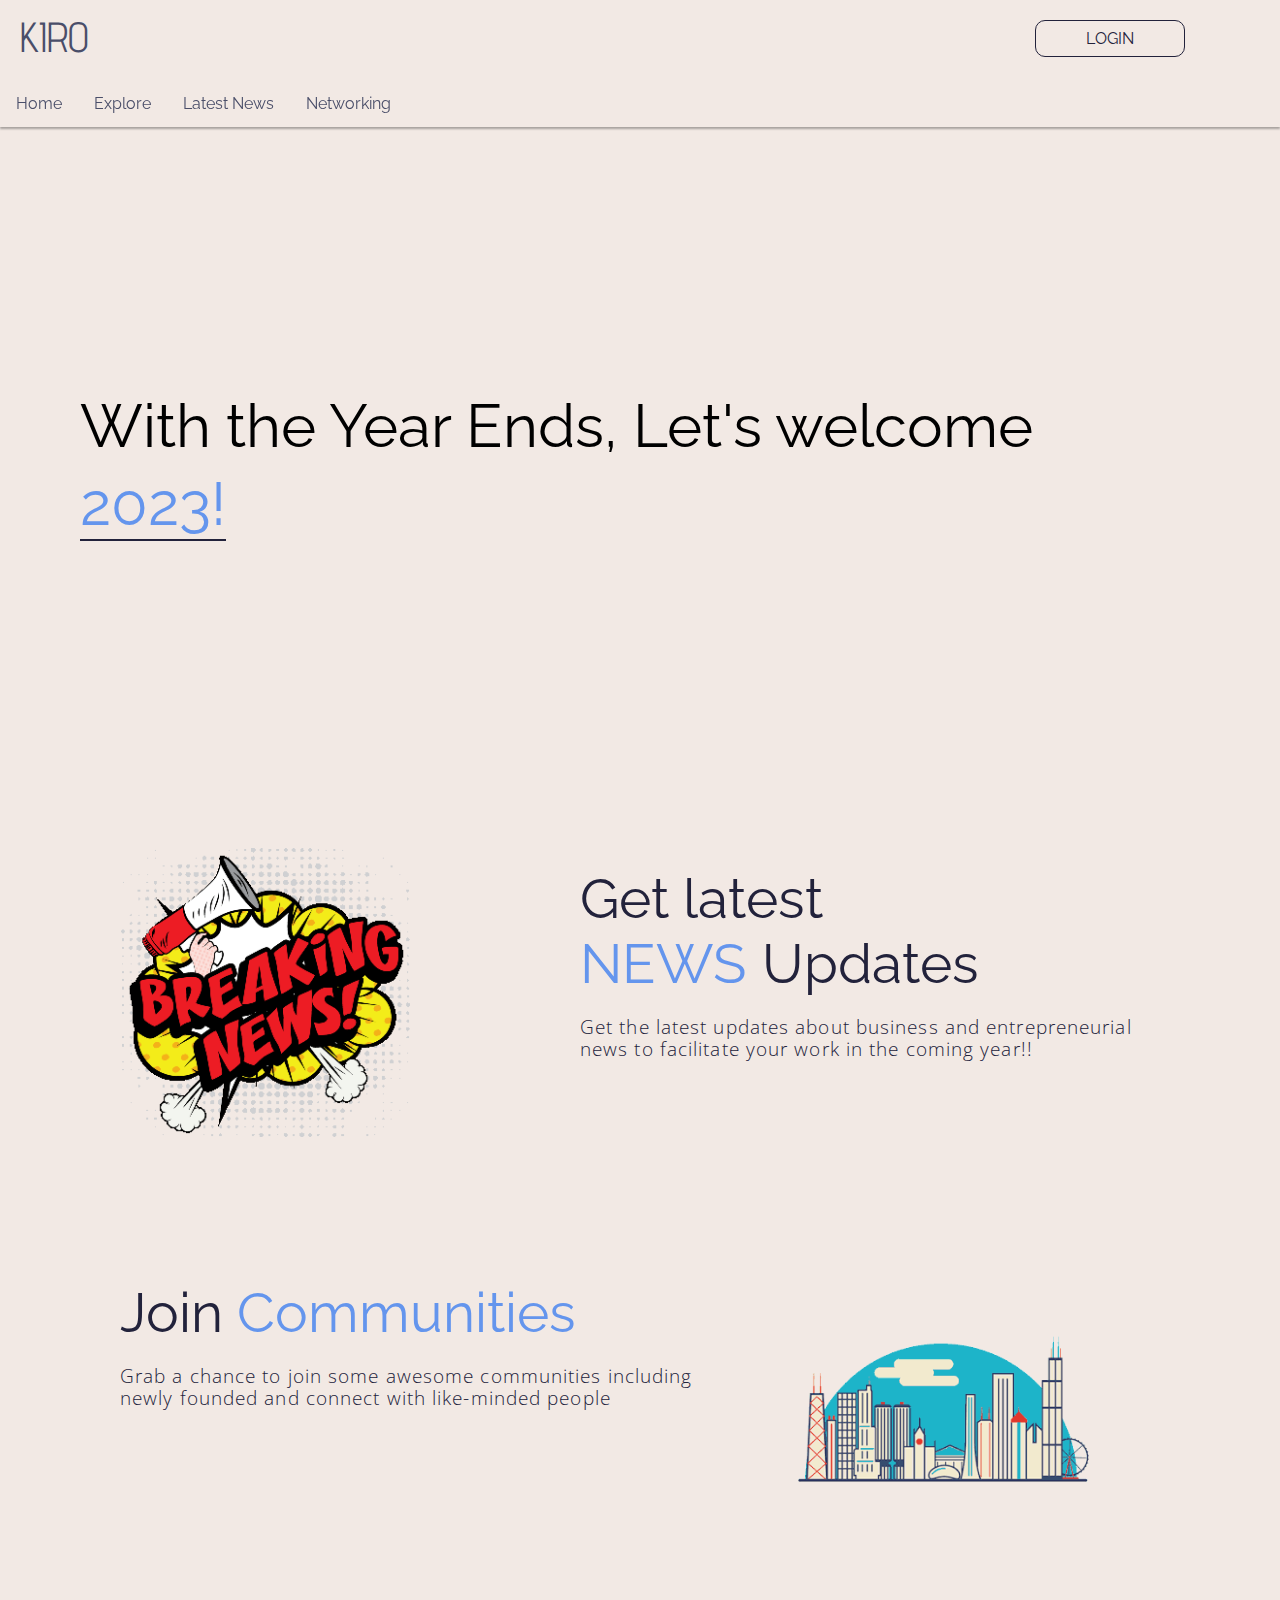
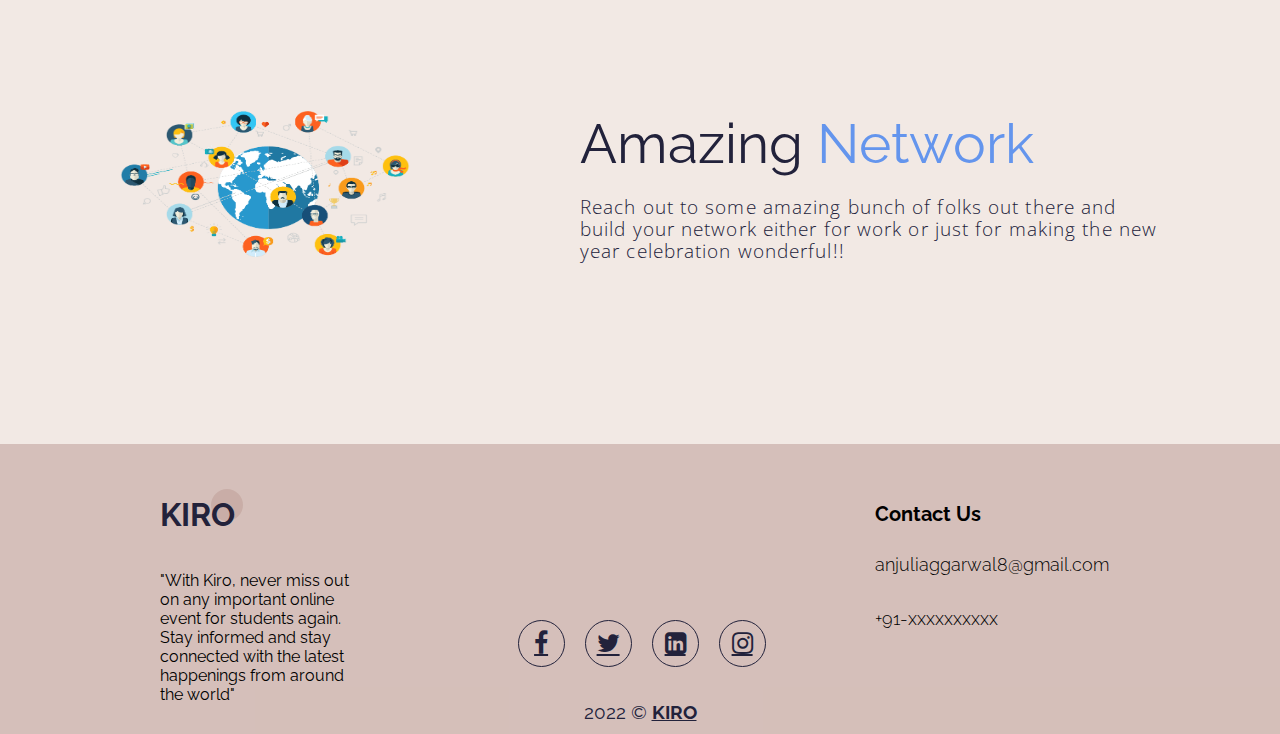
<file: hackynewyear/index.html>
<!DOCTYPE html>

<html lang="en">

<head>
    <meta charset="UTF-8">
    <link rel="apple-touch-icon" sizes="180x180" href="/apple-touch-icon.png">
    <link rel="icon" type="image/png" sizes="32x32" href="media/favicon_io/favicon-32x32.png">
    <link rel="icon" type="image/png" sizes="16x16" href="media/favicon_io/favicon-16x16.png">
    <link rel="manifest" href="/site.webmanifest">
    <link href="https://fonts.googleapis.com/css?family=Lato:100,300,600" rel="stylesheet" type="text/css">
    <link rel="stylesheet" href="https://netdna.bootstrapcdn.com/font-awesome/4.0.3/css/font-awesome.css">

    <link href="https://fonts.googleapis.com/css?family=Advent+Pro" rel="stylesheet" type="text/css">
    <link href="https://fonts.googleapis.com/css?family=Raleway" rel="stylesheet" type="text/css">
    <link href="https://fonts.googleapis.com/css?family=Open+Sans:light" rel="stylesheet" type="text/css">
    <link href="http://code.ionicframework.com/ionicons/2.0.1/css/ionicons.min.css" rel="stylesheet" type="text/css">
    <link type="text/css" rel="stylesheet" href="css/style1.css">

    <title>Kiro</title>

</head>

<body>

    <div class="top">
        <div class="name">KIRO</div>

        <!-- <a href="signup.html" class="loginBtn"><button class="gs"> Get Started</button></a> -->
        <a href="login.html" class="loginBtn"><button class="gs">Login</button></a>
    </div>
    <ul class="nav">
        <li><a class="navi" href="index.html">Home</a></li>
        <li>
            <a class="navi" href="explore.html">Explore</a>
        </li>
        <li><a class="navi" href="news.html">Latest News</a></li>
        <li><a class="navi" href="networking.html">Networking</a></li>
        <!-- <li>
            <a class="navi" href="dashboard.html">Idea Board</a>
        </li> -->
    </ul>


    <div class="image">
        <div>
            <p class="intro ">With the Year Ends, Let's welcome <br><a href="#" class="nowlink "><span class="now ">2023!</span></a>
            </p>
        </div>
        <div class="parallax1 ">
        </div>
    </div>
    <div class="first ">
        <div class="first2"><img src="media/news.gif" alt=""></div>
        <div class="first1 ">
            <br>
            <p class="designhead">
                Get latest <span style="padding-left: none;" class="designhead1">NEWS</span><span style="padding-left: 1rem;">Updates</span>
            </p>
            <p class="designtext">
                Get the latest updates about business and entrepreneurial news to facilitate your work in the coming year!!
            </p>


        </div>
    </div>
    <div class="second ">
        <div class="second1 ">
            <br>
            <p class="codehead ">Join <span class="codehead1">Communities</span>
            </p>
            <p class="codetext ">
                Grab a chance to join some awesome communities including newly founded and connect with like-minded people
            </p>

        </div>
        <div class="second2"><img src="media/comm.gif" alt=""></div>
    </div>
    <div class="third">
        <div class="third2"><img src="media/networking.png" alt=""></div>
        <div class="third1 ">
            <p class="buyhead">
                Amazing <span class="buyhead1 ">Network</span>
            </p>
            <p class="buytext">
                Reach out to some amazing bunch of folks out there and build your network either for work or just for making the new year celebration wonderful!!
            </p>

        </div>
    </div>

    <footer>
        <div class="footer-container">
            <div class="footer-logo">
                <a href="index.html" class="logo1">
                    <h1>KIRO</h1>
                </a>
                <p class="text" style="width: 190px" height="50">"With Kiro, never miss out on any important online event for students again. Stay informed and stay connected with the latest happenings from around the world"</p>
            </div>
            <div class="footer_socials">
                <ul class="social_icon">
                    <li><a href="#"><i class="fa fa-facebook" aria-hidden="true"></i></a></li>
                    <li><a href="#"><i class="fa fa-twitter" aria-hidden="true"></i></a></li>
                    <li><a href="#"><i class="fa fa-linkedin-square" aria-hidden="true"></i></a></li>
                    <li><a href="#"><i class="fa fa-instagram" aria-hidden="true"></i></a></li>
                </ul>
            </div>
            <!-- <ul class="footer-container-links">
                <div class="footer-links">
                    <h3>INFO</h3>
                    <hr>
                    <!-- <ul class="about_us">

                        <li><a href="#">FAQs</a></li>

                        <li><a href="terms_of_use.html">Terms of Use</a></li> -->
            <!-- <li><a href="privacy_policy.html">Privacy Policy</a></li> 

                    </ul> 
                </div> -->

            </ul>
            <div class="footer-contact">
                <h1>Contact Us</h1>

                <h3>anjuliaggarwal8@gmail.com</h3>
                <h3>+91-xxxxxxxxxx</h3>
            </div>
            <div class="copyright">2022 © <a href="index.html">KIRO</a></div>
        </div>
    </footer>


    <script>
        window.addEventListener('mouseover', initLandbot, {
            once: true
        });
        window.addEventListener('touchstart', initLandbot, {
            once: true
        });
        var myLandbot;

        function initLandbot() {
            if (!myLandbot) {
                var s = document.createElement('script');
                s.type = 'text/javascript';
                s.async = true;
                s.addEventListener('load', function() {
                    var myLandbot = new Landbot.Livechat({
                        configUrl: 'https://storage.googleapis.com/landbot.online/v3/H-1446522-LTLI9MN0MTGZ3VRC/index.json',
                    });
                });
                s.src = 'https://cdn.landbot.io/landbot-3/landbot-3.0.0.js';
                var x = document.getElementsByTagName('script')[0];
                x.parentNode.insertBefore(s, x);
            }
        }
    </script>



</body>

</html>
</file>
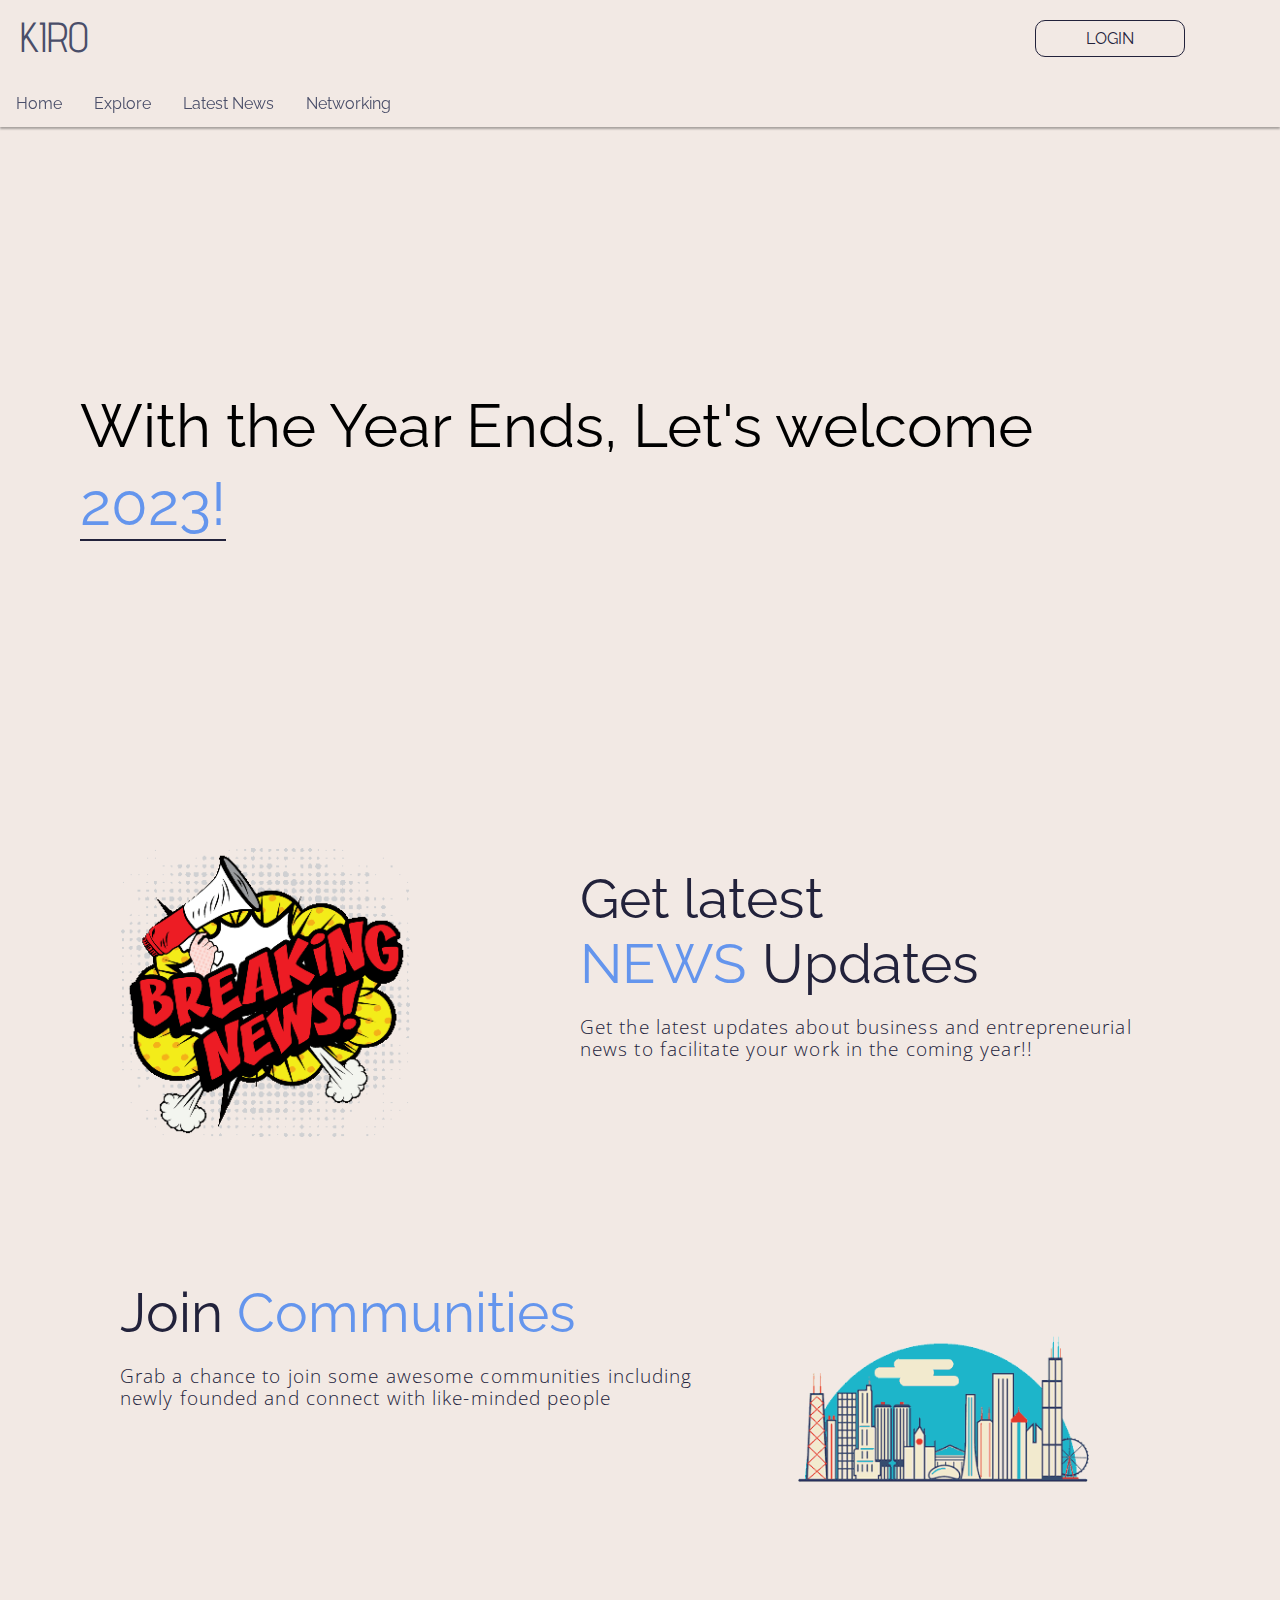
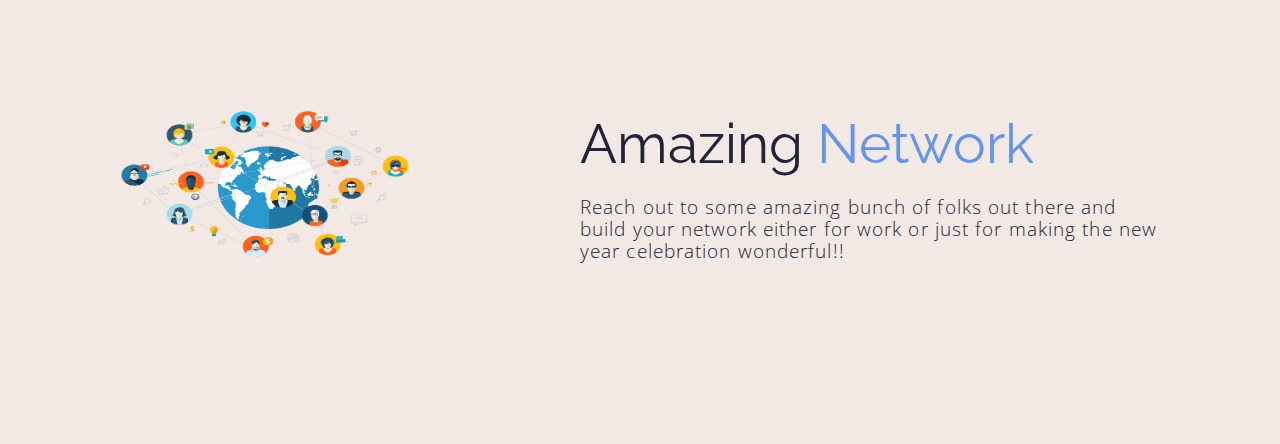
<file: hackynewyear/base.html>
<!DOCTYPE html>

<html lang="en">

<head>
    <meta charset="UTF-8">

    <link href="https://fonts.googleapis.com/css?family=Lato:100,300,600" rel="stylesheet" type="text/css">
    <link href="https://fonts.googleapis.com/css?family=Advent+Pro" rel="stylesheet" type="text/css">
    <link href="https://fonts.googleapis.com/css?family=Raleway" rel="stylesheet" type="text/css">
    <link href="https://fonts.googleapis.com/css?family=Open+Sans:light" rel="stylesheet" type="text/css">
    <link href="http://code.ionicframework.com/ionicons/2.0.1/css/ionicons.min.css" rel="stylesheet" type="text/css">
    <link type="text/css" rel="stylesheet" href="css/style1.css">

    <title>Kiro</title>

</head>

<body>

    <div class="top">
        <div class="name">KIRO</div>

        <!-- <a href="signup.html" class="loginBtn"><button class="gs"> Get Started</button></a> -->
        <a href="login.html" class="loginBtn"><button class="gs">Login</button></a>
    </div>
    <ul class="nav">
        <li><a class="navi" href="index.html">Home</a></li>
        <li>
            <a class="navi" href="explore.html">Explore</a>
        </li>
        <li><a class="navi" href="news.html">Latest News</a></li>
        <li><a class="navi" href="networking.html">Networking</a></li>
        <!-- <li>
            <a class="navi" href="dashboard.html">Idea Board</a>
        </li> -->
    </ul>


    <div class="image">
        <div>
            <p class="intro ">With the Year Ends, Let's welcome <br><a href="#" class="nowlink "><span class="now ">2023!</span></a>
            </p>
        </div>
        <div class="parallax1 ">
        </div>
    </div>
    <div class="first ">
        <div class="first2"><img src="media/news.gif" alt=""></div>
        <div class="first1 ">
            <br>
            <p class="designhead">
                Get latest <span style="padding-left: none;" class="designhead1">NEWS</span><span style="padding-left: 1rem;">Updates</span>
            </p>
            <p class="designtext">
                Get the latest updates about business and entrepreneurial news to facilitate your work in the coming year!!
            </p>


        </div>
    </div>
    <div class="second ">
        <div class="second1 ">
            <br>
            <p class="codehead ">Join <span class="codehead1">Communities</span>
            </p>
            <p class="codetext ">
                Grab a chance to join some awesome communities including newly founded and connect with like-minded people
            </p>

        </div>
        <div class="second2"><img src="media/comm.gif" alt=""></div>
    </div>
    <div class="third">
        <div class="third2"><img src="media/networking.png" alt=""></div>
        <div class="third1 ">
            <p class="buyhead">
                Amazing <span class="buyhead1 ">Network</span>
            </p>
            <p class="buytext">
                Reach out to some amazing bunch of folks out there and build your network either for work or just for making the new year celebration wonderful!!
            </p>

        </div>
    </div>




    <script>
        window.addEventListener('mouseover', initLandbot, {
            once: true
        });
        window.addEventListener('touchstart', initLandbot, {
            once: true
        });
        var myLandbot;

        function initLandbot() {
            if (!myLandbot) {
                var s = document.createElement('script');
                s.type = 'text/javascript';
                s.async = true;
                s.addEventListener('load', function() {
                    var myLandbot = new Landbot.Livechat({
                        configUrl: 'https://storage.googleapis.com/landbot.online/v3/H-1446522-LTLI9MN0MTGZ3VRC/index.json',
                    });
                });
                s.src = 'https://cdn.landbot.io/landbot-3/landbot-3.0.0.js';
                var x = document.getElementsByTagName('script')[0];
                x.parentNode.insertBefore(s, x);
            }
        }
    </script>



</body>

</html>
</file>
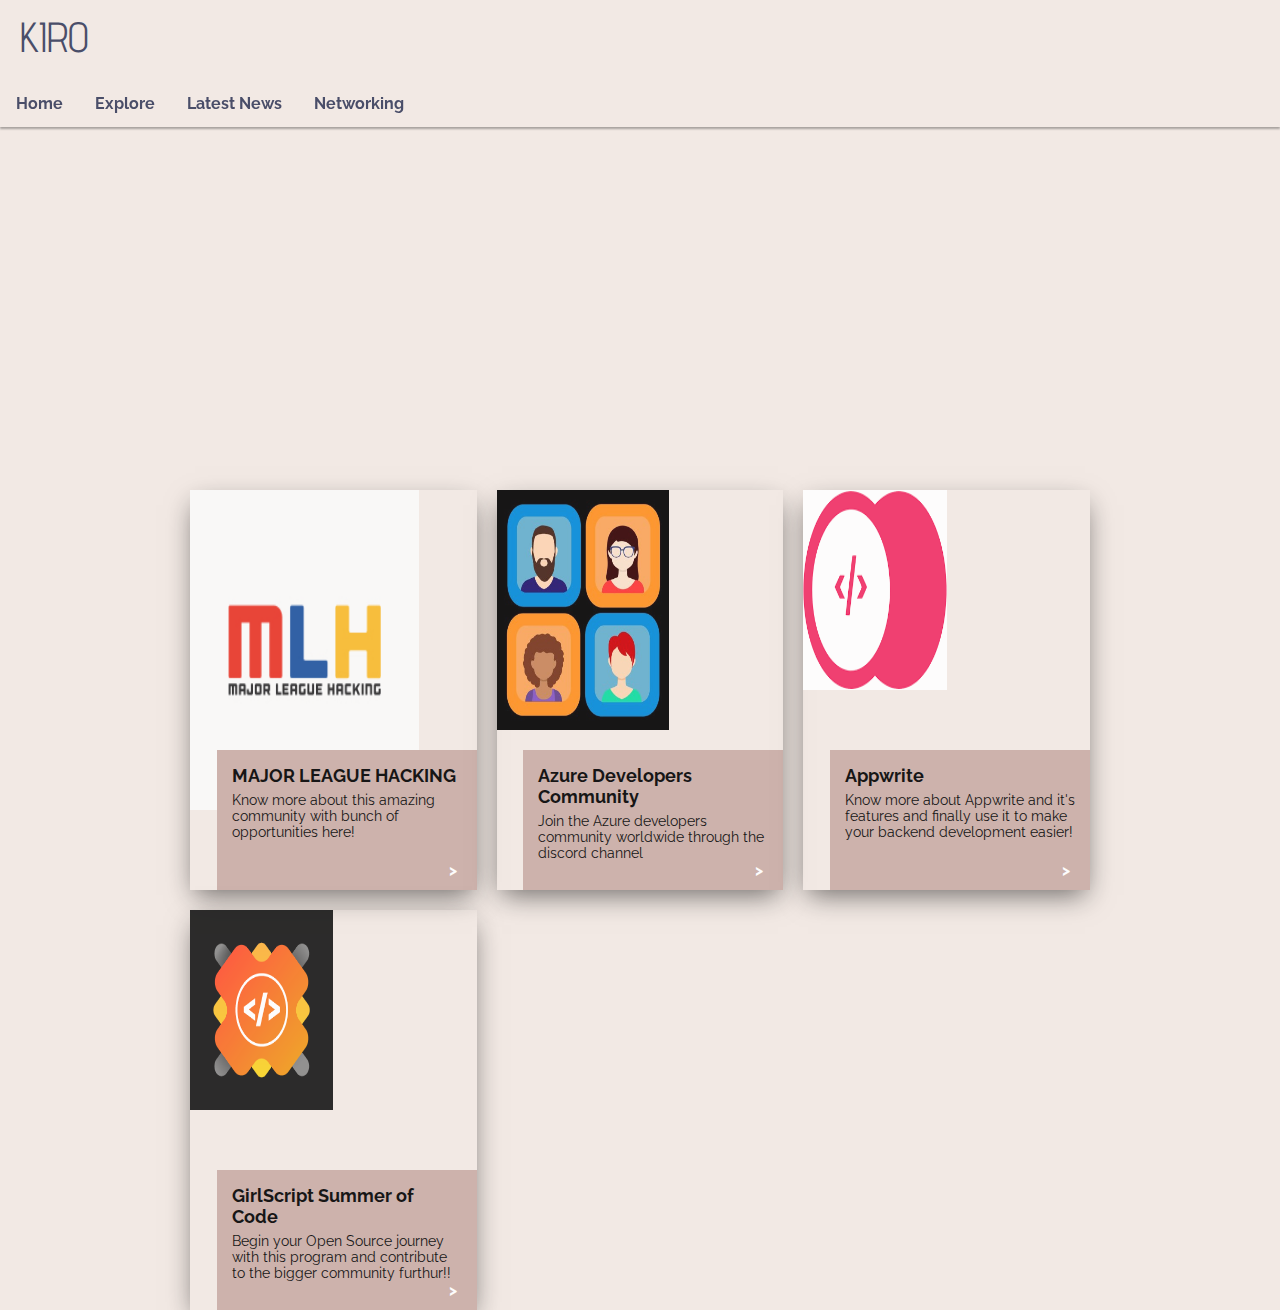
<file: hackynewyear/explore.html>
<!DOCTYPE html>

<html lang="en">

<head>
    <meta charset="UTF-8">

    <link href="https://fonts.googleapis.com/css?family=Lato:100,300,600" rel="stylesheet" type="text/css">
    <link href="https://fonts.googleapis.com/css?family=Advent+Pro" rel="stylesheet" type="text/css">
    <link href="https://fonts.googleapis.com/css?family=Raleway" rel="stylesheet" type="text/css">
    <link href="https://fonts.googleapis.com/css?family=Open+Sans:light" rel="stylesheet" type="text/css">
    <link href="http://code.ionicframework.com/ionicons/2.0.1/css/ionicons.min.css" rel="stylesheet" type="text/css">
    <link type="text/css" rel="stylesheet" href="css/style1.css">
    <link type="text/css" rel="stylesheet" href="css/explore.css">

    <title>Kiro</title>

</head>

<body>

    <div class="top">
        <div class="name">KIRO</div>

        <!-- <a href="#" class="loginBtn" style="border-radius: 10px;"><button class="gs" style="margin-top: 20px;">Profile</a> -->

    </div>
    <ul class="nav">
        <li><a class="navi" href="index.html">Home</a></li>
        <li>
            <a class="navi" href="explore.html">Explore</a>
        </li>
        <li><a class="navi" href="news.html">Latest News</a></li>
        <li><a class="navi" href="networking.html">Networking</a></li>
        <!-- <li>
            <a class="navi" href="dashboard.html">Idea Board</a>
        </li> -->
    </ul>
    <div class="grid">
        <div class="grid-item grid-item-bg1">
            <image src="media/mlh.jpg" style="width: 80%; height: 80%;"></image>
            <div class="grid-content">
                <h2>MAJOR LEAGUE HACKING</h2>
                <p>Know more about this amazing community with bunch of opportunities here!</p>
                <a href="https://mlh.io/" target="_blank">></a>
            </div>
            <!-- /.grid-content -->
        </div>
        <!-- /.grid-item -->
        <div class="grid-item grid-item-bg2">
            <image src="media/azure.jpg" style="width: 60%; height: 60%;"></image>
            <div class="grid-content">
                <h2>Azure Developers Community</h2>
                <p>Join the Azure developers community worldwide through the discord channel</p>
                <a href="https://discord.com/invite/WDC4CAUXXd" target="_blank">></a>
            </div>
            <!-- /.grid-content -->
        </div>
        <!-- /.grid-item -->
        <div class="grid-item grid-item-bg3">
            <image src="media/appwrite.png" style="width: 50%; height: 50%;"></image>
            <div class="grid-content">
                <h2>Appwrite</h2>
                <p>Know more about Appwrite and it's features and finally use it to make your backend development easier!</p>
                <a href="https://appwrite.io/" target="_blank">></a>
            </div>
            <!-- /.grid-content -->
        </div>
        <div class="grid-item grid-item-bg4">
            <image src="media/girlscript.png" style="width: 50%; height: 50%;"></image>
            <div class="grid-content">
                <h2>GirlScript Summer of Code</h2>
                <p>Begin your Open Source journey with this program and contribute to the bigger community furthur!!</p>
                <a href="https://gssoc.girlscript.tech/" target="_blank">></a>
            </div>
            <!-- /.grid-content -->
        </div>

        <!-- /.grid-item -->
    </div>
    <!-- /.grid -->

</body>

</html>
</file>
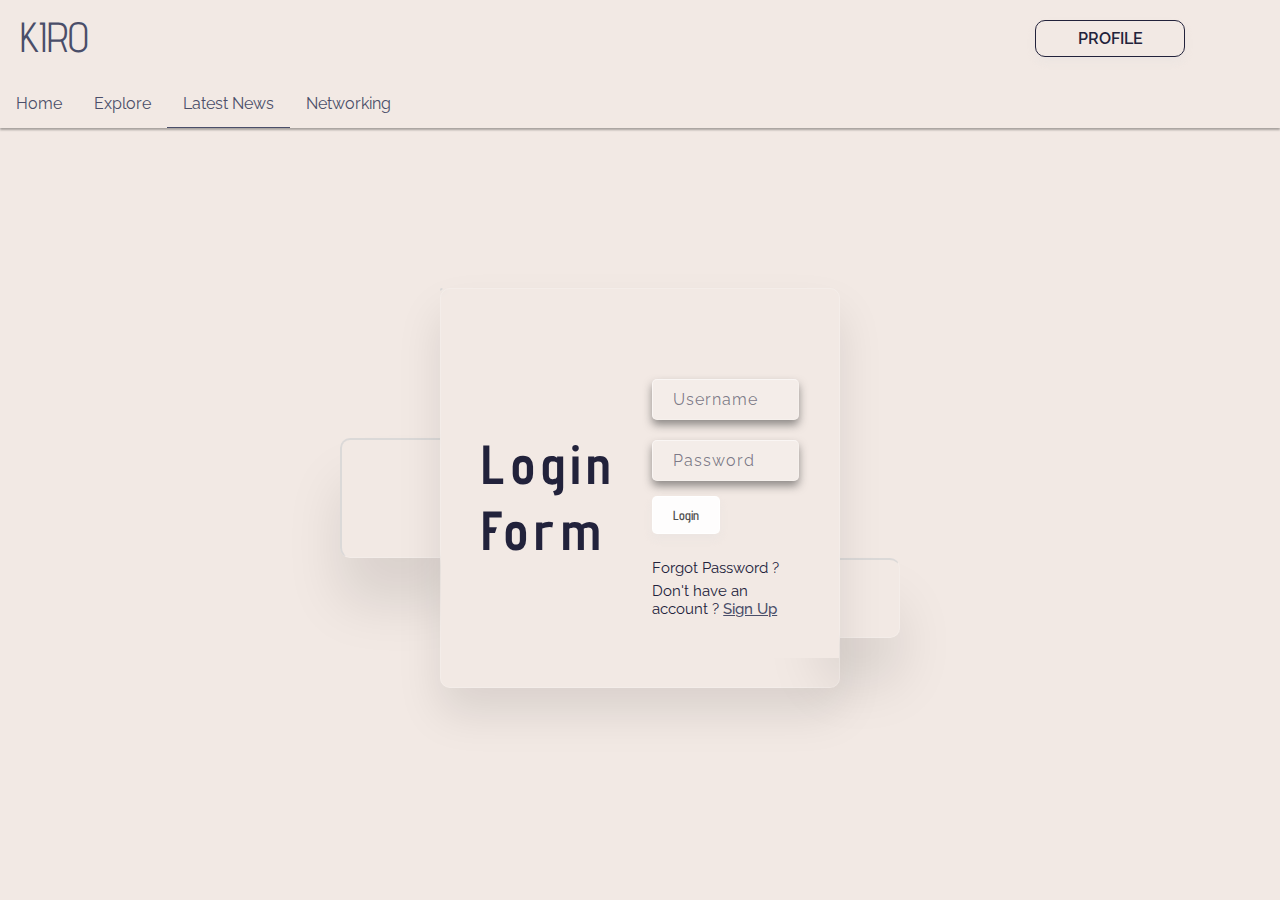
<file: hackynewyear/login.html>
<!DOCTYPE html>
<html lang="en">

<head>
    <meta charset="UTF-8">
    <link href="https://fonts.googleapis.com/css?family=Lato:100,300,600" rel="stylesheet" type="text/css">
    <link href="https://fonts.googleapis.com/css?family=Advent+Pro" rel="stylesheet" type="text/css">
    <link href="https://fonts.googleapis.com/css?family=Raleway" rel="stylesheet" type="text/css">
    <link href="https://fonts.googleapis.com/css?family=Open+Sans:light" rel="stylesheet" type="text/css">
    <link href="http://code.ionicframework.com/ionicons/2.0.1/css/ionicons.min.css" rel="stylesheet" type="text/css">
    <link type="text/css" rel="stylesheet" href="css\news.css" title="news">

    <link type="text/css" rel="stylesheet" href="css\style1.css">
    <style>
        * {
            margin: 0;
            padding: 0;
            box-sizing: border-box;
            font-family: 'raleway';
            /* font-family: 'Advent Pro'; */
        }
        
        body {
            overflow: hidden;
            font-family: 'roboto';
        }
        
        section {
            display: flex;
            justify-content: center;
            align-items: center;
            min-height: 80vh;
            /* background-image: url('bg.png'); */
        }
        
        section .color {
            position: absolute;
            filter: blur(230px);
        }
        /* section .color:nth-child(1) {
            top: -350px;
            width: 600px;
            height: 600px;
            /* background: #ec489a; */
        /* section .color:nth-child(2) {
            bottom: -100px;
            left: 100px;
            width: 500px;
            height: 500px;
            /* background: #fffd87; */
        
        section .color:nth-child(3) {
            bottom: 50px;
            right: 100px;
            width: 300px;
            height: 300px;
            /* background: #00d2ff; */
        }
        
        .box {
            position: relative;
        }
        
        .box .square {
            position: absolute;
            backdrop-filter: blur(5px);
            box-shadow: 0 45px 55px rgba(0, 0, 0, 0.1);
            border: 2px solid rgba(215, 214, 214, 0.842);
            border-right: 1px solid rgba(255, 255, 255, 0.2);
            border-bottom: 1px solid rgba(255, 255, 255, 0.2);
            /* background: rgba(255, 255, 255, 0.283); */
            border-radius: 10px;
            animation: animate 10s linear infinite;
            animation-delay: calc(-1s * var(--i));
        }
        
        @keyframes animate {
            0%,
            100% {
                transform: translate(-60px);
            }
            50% {
                transform: translate(60px);
            }
        }
        /* .box .square:nth-child(1) {
            top: -50px;
            right: -60px;
            width: 100px;
            height: 100px;
        } */
        
        .box .square:nth-child(2) {
            top: 150px;
            left: -100px;
            width: 120px;
            height: 120px;
            /* z-index: 2; */
        }
        
        .box .square:nth-child(3) {
            bottom: 50px;
            right: -60px;
            width: 80px;
            height: 80px;
            /* z-index: 2; */
        }
        
        .box .square:nth-child(4) {
            bottom: -60px;
            left: 100px;
            width: 50px;
            height: 50px;
        }
        
        .box .square:nth-child(5) {
            top: -80px;
            left: 140px;
            width: 60px;
            height: 60px;
        }
        
        .container {
            position: relative;
            width: 400px;
            min-height: 400px;
            /* background: rgba(255, 255, 255, 0.322); */
            border-radius: 10px;
            display: flex;
            justify-content: center;
            align-items: center;
            backdrop-filter: blur(5px);
            box-shadow: 0 25px 45px rgba(0, 0, 0, 0.1);
            border: 1px solid rgba(255, 255, 255, 0.2);
            border-right: 1px solid rgba(255, 255, 255, 0.2);
            border-bottom: 1px solid rgba(255, 255, 255, 0.2);
        }
        
        .form {
            position: relative;
            width: 100%;
            height: 100%;
            padding: 40px;
        }
        
        .form h2 {
            position: relative;
            color: #22223b;
            font-size: 55px;
            font-family: 'Advent Pro';
            /* font-weight: 600; */
            letter-spacing: 5px;
            margin-bottom: 55px;
        }
        
        .form h2::before {
            content: '';
            position: absolute;
            left: 0;
            bottom: -10px;
            width: 80px;
            height: 4px;
            /* background: #fff; */
        }
        
        .form .inputbox {
            width: 100%;
            margin-top: 20px;
        }
        
        .form .inputbox input {
            width: 100%;
            background: rgba(255, 255, 255, 0.2);
            border: none;
            outline: none;
            padding: 10px 20px;
            border-radius: 5px;
            border: 1px solid rgba(255, 255, 255, 0.5);
            border-right: 1px solid rgba(255, 255, 255, 0.2);
            border-bottom: 1px solid rgba(255, 255, 255, 0.2);
            font-size: 16px;
            letter-spacing: 1px;
            color: #22223b9e;
            box-shadow: 0 5px 8px rgba(46, 46, 46, 0.5);
        }
        
        .form .inputbox input::placeholder {
            color: #22223b93;
        }
        
        button {
            background-color: #ffffffe7;
            color: #514f4f;
            /* max-width: 100px; */
            border: 1px solid rgba(255, 255, 255, 0.683);
            box-shadow: 0 5px 8px rgba(225, 223, 223, 0.331);
            border-radius: 5px;
            padding: 10px 20px;
            cursor: pointer;
            margin-bottom: 20px;
            font-family: 'Advent Pro';
            margin-top: 15px;
            font-weight: 600;
        }
        
        .form button:hover {
            background-color: rgb(249, 244, 244);
            /* box-shadow: 0 5px 10px #cdcbcb7a;s */
            /* opacity: 0.8; */
        }
        
        .forget {
            margin-top: 5px;
            color: #22223b;
            font-size: 15px;
        }
        
        .forget a {
            color: #4a4e69;
            font-weight: 500;
        }
        
        .forget a:hover {
            color: #4a4e69bd;
        }
    </style>

    <title>Kiro</title>
</head>

<body>
    <div class="top">
        <div class="name">KIRO</div>

        <a href="#" class="loginBtn"><button class="gs">Profile</a>

    </div>
    <ul class="nav">
        <li><a class="navi" href="index.html">Home</a></li>
        <li>
            <a class="navi" href="explore.html">Explore</a>
        </li>
        <li><a class="navi" id="active" href="news.html">Latest News</a></li>
        <li><a class="navi" href="networking.html">Networking</a></li>
        <!-- <li>
            <a class="navi" href="dashboard.html">Idea Board</a>
        </li> -->
    </ul>

    <section>
        <div class="color"></div>
        <!-- <div class="color"></div> -->
        <div class="color"></div>
        <div class="box">
            <!-- <div class="square" style="--i:0;"></div> -->
            <div class="square" style="--i:1;"></div>
            <div class="square" style="--i:2;"></div>
            <!-- <div class="square" style="--i:3;"></div> -->
            <div class="square" style="--i:4;"></div>
            <div class="container">
                <div class="form">
                    <h2>Login Form</h2>
                    <form>
                        <div class="inputbox">
                            <input type="text" placeholder="Username">
                        </div>
                        <div class="inputbox">
                            <input type="password" placeholder="Password">
                        </div>

                        <button type="submit">Login</button>

                        <p class="forget">Forgot Password ?</p>
                        <p class="forget">Don't have an account ?
                            <a href="#"> <span>Sign Up</span></a>
                        </p>
                    </form>
                </div>
            </div>
        </div>
    </section>
</body>

</html>
</file>
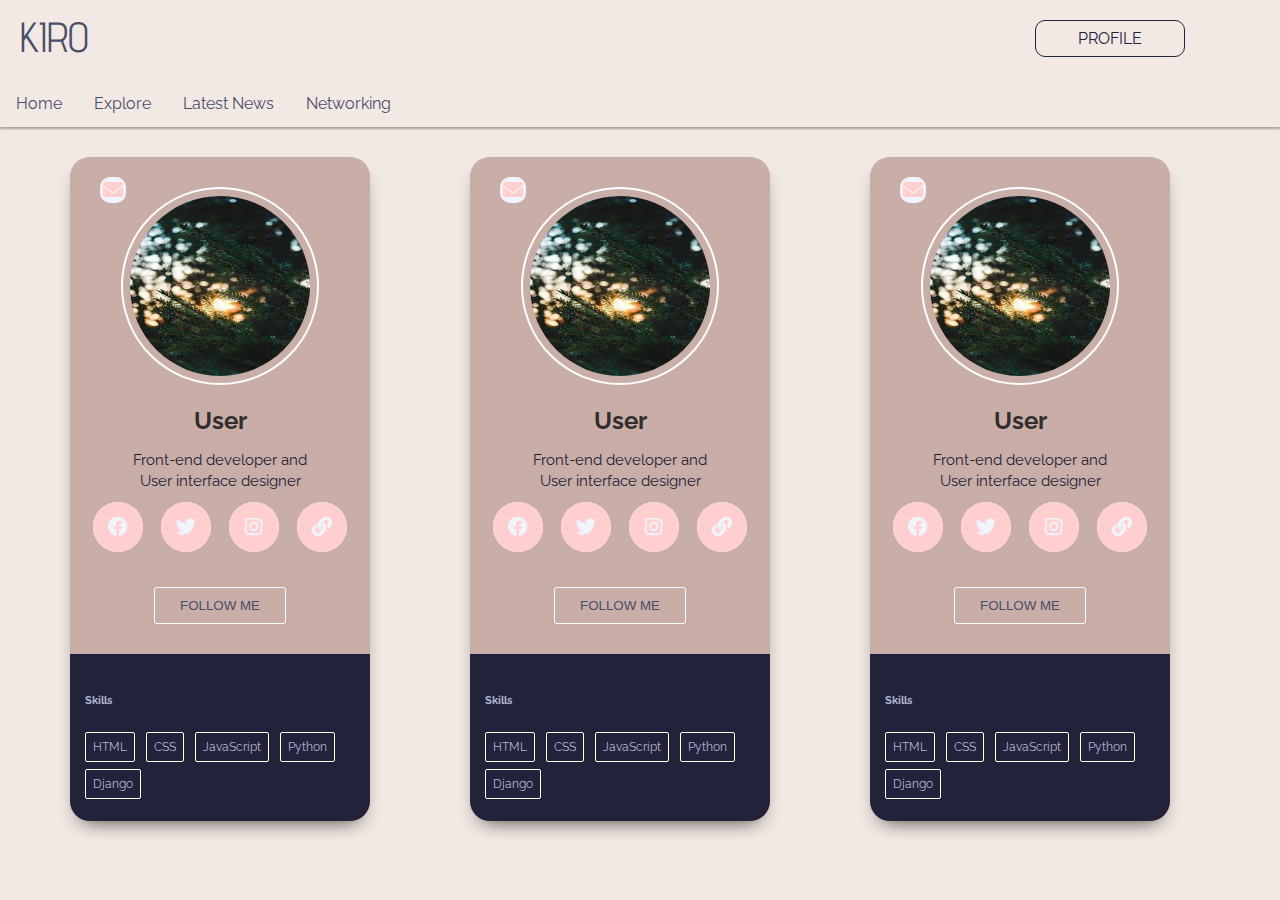
<file: hackynewyear/networking.html>
<!DOCTYPE html>

<html lang="en">

<head>
    <meta charset="UTF-8">

    <link href="https://fonts.googleapis.com/css?family=Lato:100,300,600" rel="stylesheet" type="text/css">
    <link href="https://fonts.googleapis.com/css?family=Advent+Pro" rel="stylesheet" type="text/css">
    <link href="https://fonts.googleapis.com/css?family=Raleway" rel="stylesheet" type="text/css">
    <link href="https://fonts.googleapis.com/css?family=Open+Sans:light" rel="stylesheet" type="text/css">
    <link href="http://code.ionicframework.com/ionicons/2.0.1/css/ionicons.min.css" rel="stylesheet" type="text/css">
    <link type="text/css" rel="stylesheet" href="css/style1.css">
    <link type="text/css" rel="stylesheet" href="css/networking.css">
    <title>Kiro</title>
    <link rel="stylesheet" href="https://cdnjs.cloudflare.com/ajax/libs/font-awesome/5.11.2/css/all.css">
</head>

<body>

    <div class="top">
        <div class="name">KIRO</div>

        <a href="#" class="loginBtn"><button class="gs">Profile</a>

    </div>
    <ul class="nav">
        <li><a class="navi" href="index.html">Home</a></li>
        <li>
            <a class="navi" href="explore.html">Explore</a>
        </li>
        <li><a class="navi" href="news.html">Latest News</a></li>
        <li><a class="navi" href="networking.html">Networking</a></li>
        <!-- <li>
            <a class="navi" href="dashboard.html">Idea Board</a>
        </li> -->
    </ul>

    <div class="card-container">
        <span class="pro"><i class="message fas fa-envelope"></i></span>
        <img class="round" src="media/img4.jpg" alt="user" />
        <h2>User</h2>
        <p>Front-end developer and <br/>User interface designer</p>
        <div class="buttons">
            <div class="bottom-section">
                <div class="social-media">
                    <a href="#"><i class="fab fa-facebook"></i></a>
                    <a href="#"><i class="fab fa-twitter"></i></a>
                    <a href="#"><i class="fab fa-instagram"></i></a>
                    <a href="#"><i class="fas fa-link"></i></a>
                </div>
            </div>
            <button class="primary ghost">
                FOLLOW ME
            </button>
            <div class="skills">

                <h6>Skills</h6>
                <ul>
                    <li>HTML</li>
                    <li>CSS</li>
                    <li>JavaScript</li>
                    <li>Python</li>
                    <li>Django</li>


                </ul>
            </div>
        </div>
    </div>
    <div class="card-container">
        <span class="pro"><i class="message fas fa-envelope"></i></span>
        <img class="round" src="media/img4.jpg" alt="user" />
        <h2>User</h2>
        <p>Front-end developer and <br/>User interface designer</p>
        <div class="buttons">
            <div class="bottom-section">
                <div class="social-media">
                    <a href="#"><i class="fab fa-facebook"></i></a>
                    <a href="#"><i class="fab fa-twitter"></i></a>
                    <a href="#"><i class="fab fa-instagram"></i></a>
                    <a href="#"><i class="fas fa-link"></i></a>
                </div>
            </div>
            <button class="primary ghost">
                FOLLOW ME
            </button>
            <div class="skills">

                <h6>Skills</h6>
                <ul>
                    <li>HTML</li>
                    <li>CSS</li>
                    <li>JavaScript</li>
                    <li>Python</li>
                    <li>Django</li>


                </ul>
            </div>
        </div>
    </div>

    <div class="card-container">
        <span class="pro"><i class="message fas fa-envelope"></i></span>
        <img class="round" src="media/img4.jpg" alt="user" />
        <h2>User</h2>
        <p>Front-end developer and <br/>User interface designer</p>
        <div class="buttons">
            <div class="bottom-section">
                <div class="social-media">
                    <a href="#"><i class="fab fa-facebook"></i></a>
                    <a href="#"><i class="fab fa-twitter"></i></a>
                    <a href="#"><i class="fab fa-instagram"></i></a>
                    <a href="#"><i class="fas fa-link"></i></a>
                </div>
            </div>
            <button class="primary ghost">
                FOLLOW ME
            </button>
            <div class="skills">

                <h6>Skills</h6>
                <ul>
                    <li>HTML</li>
                    <li>CSS</li>
                    <li>JavaScript</li>
                    <li>Python</li>
                    <li>Django</li>


                </ul>
            </div>
        </div>
    </div>


    <script>
        window.onscroll = function() {
            scrollFunction()
        };

        function scrollFunction() {
            if (document.body.scrollTop > 80 || document.documentElement.scrollTop > 80) {
                document.getElementById("top").style.padding = "30px 10px";
                document.getElementById("nav").style.fontSize = "25px";
            } else {
                document.getElementById("top").style.padding = "80px 10px";
                document.getElementById("nav").style.fontSize = "35px";
            }
        }
    </script>




</body>

</html>
</file>
<file: hackynewyear/css/style1.css>
body {
        margin: 0;
        background-color: #f2e9e4;
        overflow-y: scroll;
        overflow-x: hidden;
        font-family: 'raleway';
    }
    
    .top {
        width: 100%;
        border: 0;
        height: 80px;
        z-index: 1;
    }
    
    .name {
        margin-top: 2px;
        color: #4a4e69;
        background-color: #f2e9e4;
        padding-left: 20px;
        padding-top: 10px;
        margin-bottom: 10px;
        font-size: 42px;
        font-family: 'Advent Pro';
        float: left;
    }
    
    .gs {
        margin-top: 20px;
        margin-right: 20px;
        float: right;
        padding: 8px 10px;
        text-align: center;
        width: 150px;
        transform: translateX(-50%);
        color: #22223b;
        text-decoration: none;
        background: none;
        border-radius: 10px;
        border: 1px solid #22223b;
        font-family: 'Raleway';
        font-size: 16px;
        text-transform: uppercase;
        cursor: pointer;
        transition: all 0.3s, color 0.3s;
    }
    
    .loginBtn {
        color: #22223b;
        background: transparent;
        text-align: center;
        text-decoration: none;
    }
    
    .gs:hover {
        background-color: #c9ada7;
    }
    
    .gs:focus {
        outline: none;
    }
    
    .start {
        color: #4a4e69;
        font-size: 32px;
        vertical-align: text-top;
        margin-top: -4px;
        transition: margin 0.3s;
    }
    
    .nav {
        width: 100%;
        font-family: 'Raleway';
        box-shadow: 0 2px 2px 0 rgba(0, 0, 0, 0.31);
        list-style-type: none;
        background-color: #f2e9e4;
        margin: 0;
        padding: 0;
        overflow: hidden;
        /* position: absolute; */
        position: -webkit-sticky;
        position: sticky;
        top: 2px;
        z-index: 1;
    }
    
    #active {
        border-bottom: 1px solid #4a4e69;
    }
    
    .navi {
        padding-left: 5px;
        float: left;
        position: relative;
        display: block;
        color: #4a4e69;
        text-align: center;
        padding: 14px 16px;
        text-decoration: none;
        transition: 0.3s;
    }
    
    li a::before {
        content: "";
        position: absolute;
        width: 100%;
        height: 2px;
        bottom: 0;
        left: 0;
        background-color: white;
        visibility: hidden;
        transform: scaleX(0);
        transition: all 0.3s ease-in-out 0s;
    }
    
    li a:hover::before {
        visibility: visible;
        transform: scaleX(1);
    }
    
    li a:hover {
        background-color: #c9ada7;
        box-shadow: 0 8px 16px 0 rgba(0, 0, 0, 0.2), 0 12px 40px 0 rgba(0, 0, 0, 0.19);
    }
    
    .now {
        background-color: none;
        border-bottom: 2px solid;
        border-bottom-color: #22223b;
        color: cornflowerblue;
        background: transparent;
    }
    
    .now:hover {
        border-bottom: 2px solid;
        border-bottom-color: cornflowerblue;
        color: white;
        transition: 0.5s;
    }
    
    .nowlink {
        background: transparent;
        text-decoration: none;
    }
    
    .parallax1 {
        /* background-image: url("/media/new.jpg"); */
        min-height: 600px;
        width: 100%;
        background-attachment: fixed;
        background-position: center;
        background-repeat: no-repeat;
        background-size: cover;
    }
    
    .intro {
        line-height: 1.3;
        font-size: 60px;
        color: black;
        background: none;
        font-family: 'Raleway';
        padding-top: 200px;
        float: left;
        margin-left: 80px;
    }
    
    .first {
        padding-top: 120px;
        /* overflow: auto; */
        width: 100%;
        display: flex;
        flex-direction: row;
    }
    
    .first2 {
        width: 40%;
        flex: 1;
        object-fit: cover;
    }
    
    .first2 img {
        width: 50%;
        padding: 0 20px;
        padding-left: 120px;
    }
    
    .first1 {
        flex: 1;
        width: 40%;
        margin-right: 120px;
        float: right;
        text-align: left;
        background-color: #f2e9e4;
    }
    
    .designhead {
        margin-top: 0px;
        font-family: "Raleway";
        color: #22223b;
        font-size: 55px;
        margin-bottom: 0;
    }
    
    .designhead1 {
        color: cornflowerblue;
    }
    
    .designtext {
        font-size: 19px;
        margin-top: 20px;
        letter-spacing: 1.1px;
        line-height: 22px;
        font-family: "Open Sans";
        font-weight: lighter;
        color: #22223b;
    }
    
    .designlink {
        width: 50%;
        letter-spacing: 1px;
        margin-bottom: 0px;
        margin-top: 0;
        padding-top: 0;
        padding-bottom: 0;
        font-family: "Lato";
        font-size: 18px;
        line-height: 25px;
    }
    
    .designlink1 {
        text-decoration: none;
        color: cornflowerblue;
    }
    
    .designlink:hover {
        text-decoration: underline;
        text-decoration-color: cornflowerblue;
        transition: 0.3s;
        font-size: 19px;
    }
    
    .second {
        padding-top: 120px;
        /* overflow: auto; */
        width: 100%;
        display: flex;
    }
    
    .second1 {
        width: 40%;
        margin-left: 120px;
        text-align: left;
        float: left;
        background-color: #f2e9e4;
        flex: 1;
    }
    
    .second2 {
        width: 40%;
        flex: 1;
        object-fit: cover;
        text-align: end;
    }
    
    .second2 img {
        width: 75%;
        padding: 0 20px;
        padding-right: 120px;
        overflow-x: none;
        margin-top: 0;
    }
    
    .codehead {
        margin-top: 0px;
        font-family: "Raleway";
        color: #22223b;
        font-size: 55px;
        margin-bottom: 0;
    }
    
    .codehead1 {
        color: cornflowerblue;
    }
    
    .codetext {
        font-size: 19px;
        margin-top: 20px;
        letter-spacing: 1.1px;
        line-height: 22px;
        font-family: "Open Sans";
        font-weight: lighter;
        color: #22223b;
    }
    
    .codelink {
        width: 30%;
        margin-bottom: 0px;
        margin-top: 0;
        padding-top: 0;
        padding-bottom: 0;
        font-family: "Lato";
        font-size: 18px;
        line-height: 25px;
    }
    
    .codelink1 {
        text-decoration: none;
        color: cornflowerblue;
    }
    
    .codelink:hover {
        text-decoration: underline;
        text-decoration-color: cornflowerblue;
        transition: 0.3s;
        font-size: 19px;
    }
    
    .third {
        padding-top: 120px;
        padding-bottom: 150px;
        /* overflow: auto; */
        width: 100%;
        display: flex;
    }
    
    .third1 {
        width: 40%;
        flex: 1;
        margin-right: 120px;
        text-align: left;
        float: right;
        background-color: #f2e9e4;
    }
    
    .third2 {
        width: 40%;
        flex: 1;
        object-fit: cover;
    }
    
    .third2 img {
        width: 50%;
        height: 80%;
        padding: 0 20px;
        padding-left: 120px;
    }
    
    .buyhead {
        margin-top: 0px;
        font-family: "Raleway";
        color: #22223b;
        font-size: 55px;
        margin-bottom: 0;
    }
    
    .buyhead1 {
        color: cornflowerblue;
    }
    
    .buytext {
        font-size: 19px;
        margin-top: 20px;
        letter-spacing: 1.1px;
        line-height: 22px;
        font-family: "Open sans";
        font-weight: lighter;
        color: #22223b;
    }
    
    .buylink {
        width: 50%;
        margin-bottom: 0px;
        margin-top: 0;
        padding-top: 0;
        padding-bottom: 0;
        font-family: "Lato";
        font-size: 18px;
        line-height: 25px;
    }
    
    .buylink1 {
        text-decoration: none;
        color: cornflowerblue;
    }
    
    .buylink:hover {
        text-decoration: underline;
        text-decoration-color: cornflowerblue;
        transition: 0.3s;
        font-size: 19px;
    }
    
    .ion-android-arrow-forward {
        color: cornflowerblue;
        margin-left: 7px;
        font-size: 18px;
    }
    
    .parallax2 {
        padding-top: 100px;
        background-image: url("andy-kelly-0E_vhMVqL9g-unsplash.jpg");
        height: 785px;
        width: 100%;
        background-attachment: fixed;
        background-position: center;
        background-repeat: no-repeat;
        background-size: cover;
    }
    
    .blackbg {
        padding-left: 60px;
        padding-right: 60px;
        padding-bottom: 60px;
        padding-top: 30px;
        box-shadow: 0 4px 8px 0 #111, 0 6px 20px 0 #111;
        background-color: #f2e9e4;
        width: 70%;
        margin-left: auto;
        margin-right: auto;
    }
    
    .quote {
        margin-bottom: 40px;
        padding: 0;
        line-height: 50px;
        text-shadow: 4px 4px 8px #666;
        text-align: center;
        font-size: 48px;
        font-family: "Open Sans";
        background: none;
        color: #22223b;
    }
    
    .author {
        margin-bottom: 40px;
        padding: 0;
        line-height: 0;
        color: #999;
        font-size: 16px;
        text-align: center;
        background: none;
        font-family: sans-serif;
        font-weight: 900;
    }
    
    .blackbg1 {
        margin-left: auto;
        margin-right: auto;
        /* overflow: auto; */
        width: 95%;
        background: none;
    }
    
    .edulink {
        background: none;
    }
    
    .eduimage {
        margin-bottom: 30px;
        background: none;
        max-width: 90%;
        transition: 0.3s;
    }
    
    .eduimage:hover {
        max-width: 92%;
        filter: drop-shadow(0 0 5px white);
    }
    
    .buslink {
        background: none;
    }
    
    .busimage {
        float: right;
        margin-bottom: 37px;
        background: none;
        max-width: 90%;
        transition: 0.3s;
    }
    
    .busimage:hover {
        max-width: 92%;
        filter: drop-shadow(0 0 5px white);
    }
    
    .bfedu {
        padding-top: 20px;
        padding-left: 20px;
        padding-bottom: 20px;
        /* overflow: auto; */
        width: 45%;
        background-image: url("bg.png");
        background-repeat: no-repeat;
        background-size: cover;
        float: left;
    }
    
    .btned {
        cursor: pointer;
        width: 90%;
        border-radius: 10px;
        border: none;
        padding-left: 45px;
        padding-right: 45px;
        padding-top: 15px;
        padding-bottom: 15px;
        color: white;
        background-color: #323edd;
        font-family: sans-serif;
        font-size: 23px;
        transition: 0.3s;
    }
    
    .btned:hover {
        box-shadow: 0 0 6px 0 cornflowerblue, 0 0 8px 0 cornflowerblue;
    }
    
    .ion-ios-book {
        font-size: 25px;
        padding-right: 4px;
        background: none;
    }
    
    .bfbn {
        background-image: url("bgbg.png");
        background-repeat: no-repeat;
        background-size: cover;
        padding-right: 20px;
        padding-bottom: 20px;
        padding-top: 20px;
        /* overflow: auto; */
        width: 45%;
        float: right;
    }
    
    .btnbn {
        cursor: pointer;
        float: right;
        width: 90%;
        border-radius: 10px;
        border: none;
        padding-left: 45px;
        padding-right: 45px;
        padding-top: 15px;
        padding-bottom: 15px;
        color: white;
        background-color: #323edd;
        font-family: sans-serif;
        font-size: 23px;
        transition: 0.3s;
    }
    
    .btnbn:hover {
        box-shadow: 0 0 6px 0 cornflowerblue, 0 0 8px 0 cornflowerblue;
    }
    
    .ion-android-cart {
        font-size: 25px;
        padding-right: 4px;
        background: none;
    }
    /*.codehead{
padding-top: 10px;
background: none;
text-align: left;
font-family: "Raleway";
font-size: 60px;
color: white;
line-height: 0;
}
.codehead1{
background: none;
color: cornflowerblue;
}
.hr{
width: 70%; 
border-width: 0.001em;
color: "white";    
}
.codetext{
padding-top: 25px;
background-color: black;
text-decoration: none;
text-align: left;
font-family: "Open Sans";
font-weight: lighter;
font-size: 20px;
letter-spacing: 1.3px;
color: white;
list-style-image: url("line.png");
}
.codetext1{
background-color: black;
}*/
    
    footer {
        /* margin-block: 2rem; */
        margin-top: 0rem;
    }
    
    .footer-logo p {
        /* padding: 0.6em; */
        font-size: 1em;
        margin-left: -30em;
    }
    
    .logo1 h1 {
        display: inline-block;
        font-size: 2rem;
        padding-top: 0.6em;
        color: #22223B;
        /* color: rgba(255, 255, 255, 0.5); */
        position: relative;
        margin-left: -480px;
    }
    
    .logo1 h1::after {
        content: "";
        position: absolute;
        top: 50%;
        right: -0.5rem;
        translate: 0 -50%;
        width: 2rem;
        aspect-ratio: 1/1;
        background-color: #c9ada7;
        border-radius: 10rem;
        z-index: -1;
    }
    
    .footer-container {
        background-color: #c9ada7b2;
        margin-inline: auto;
        padding-top: 10px;
        display: grid;
        /* align-items: center; */
        /* justify-content: space-between; */
        place-items: center;
        width: 100%;
        max-width: 1800px;
        height: 280px;
    }
    
    .footer_socials {
        margin-left: -2.3em;
        padding-top: -2em;
        margin-top: -10em;
    }
    
    .social-icon {
        padding-top: 30px;
        padding-left: 35px;
        width: 100%;
        float: left;
        /* text-align: left; */
    }
    
    ul.social_icon li {
        display: inline-block;
        /* margin-left: -3em; */
    }
    
    ul.social_icon li a {
        /* background-color: #ffffff; */
        color: #22223B;
        width: 45px;
        height: 45px;
        display: flex;
        align-items: center;
        justify-content: center;
        font-size: 25px;
        border: 1.5px solid;
        border-radius: 40px;
        margin: 0 8px;
        /* margin-left: -30em; */
        transition: .4s ease-in-out;
    }
    
    ul.social_icon li a:hover {
        border-color: #22223B;
        color: #c9ada7;
        background-color: #f2e9e4;
        /* opacity: 1; */
    }
    
    .footer-links {
        margin-top: -10em;
        display: flex;
        flex-direction: column;
        font-size: 25px;
        gap: 0.5em;
    }
    
    .footer-links h3 {
        /* mar */
        font-size: 25px;
    }
    /*     
    .footer-container-links {
        display: flex;
       
        flex-direction: row;
        gap: 1.5rem;
    } */
    
    .footer-contact {
        display: flex;
        flex-direction: column;
        /* font-size: 15px; */
        /* align-items: center; */
        justify-content: flex-start;
        font-size: 0.8rem;
        line-height: 1;
        margin-top: -25em;
        margin-right: -55em;
    }
    
    .footer-contact h1 {
        font-size: 1.6em;
    }
    
    .footer-contact h3 {
        font-size: 1.4em;
        font-weight: 300;
    }
    /* .footer-container-links li a {
        font-size: 1rem;
        gap: 1em;
        color: var(--neutral-100);
        transition: all 0.4s ease-in-out;
    }
    
    .footer-container-links li a:hover {
        color: var(--pink-500);
    } */
    
    .copyright {
        font-size: 1.2rem;
        text-align: center;
        color: #22223B;
        margin-top: -2em;
    }
    
    .copyright a {
        color: #22223B;
        font-weight: 700;
    }
</file>
<file: hackynewyear/css/explore.css>
/* GENERAL LAYOUT */


/* * {
    margin: 0;
    padding: 0;
    box-sizing: border-box;
} */

html {
    scroll-behavior: smooth;
}

body {
    /* color: #222; */
    font-family: "raleway";
}


/* MAIN PAGE - LAYOUT */

.grid {
    width: 900px;
    position: absolute;
    top: 100%;
    left: 50%;
    transform: translate(-50%, -50%);
    display: grid;
    grid-template-columns: 1fr 1fr 1fr;
    grid-gap: 20px;
}

.grid-item {
    height: 400px;
    box-sizing: border-box;
    box-shadow: 0px 10px 26px -5px rgba(0, 0, 0, 0.6);
    position: relative;
    transition: .5s ease;
    opacity: .9;
}

.grid-item:hover {
    box-shadow: 0px 30px 46px -18px rgba(0, 0, 0, 0.6);
    -webkit-box-shadow: 0px 30px 46px -18px rgba(0, 0, 0, 0.6);
    -moz-box-shadow: 0px 30px 46px -18px rgba(0, 0, 0, 0.6);
    margin-top: -10px;
    opacity: 1;
}

.grid-item-bg1 {
    /* background-image: url("mlh.jpg")no-repeat center center; */
    background-size: 100%;
}

.grid-item-bg2 {
    background-size: 100%;
}

.grid-item-bg3 {
    background-size: 100%;
}

.grid-item-bg4 {
    background-size: 100%;
}

.grid-item-bg5 {
    background-size: 100%;
}

.grid-content {
    position: absolute;
    right: 0;
    bottom: 0;
    width: 260px;
    height: 140px;
    background: #c9ada7;
    box-sizing: border-box;
    padding: 15px;
}

h2 {
    font-size: 18px;
    margin: 0 0 6px;
}

p {
    font-size: 14px;
    margin: 0;
}

a {
    text-decoration: none;
    display: inline-block;
    color: #fff;
    /* background: black; */
    padding: 10px 20px;
    position: absolute;
    right: 0;
    bottom: 0;
    font-weight: bold;
    transition: .5s ease;
}
</file>
<file: hackynewyear/css/networking.css>
/* * {
    margin: 0;
    padding: 0;
    font-family: "Open Sans", sans-serif;
    box-sizing: border-box;
    text-decoration: none;
} */

body {
    z-index: -1;
}

.nav {
    width: 100%;
    font-family: 'Raleway';
    box-shadow: 0 2px 2px 0 rgba(0, 0, 0, 0.31);
    list-style-type: none;
    background-color: #f2e9e4;
    margin: 0;
    padding: 0;
    overflow: hidden;
    /* position: absolute; */
    position: -webkit-sticky;
    position: sticky;
    top: 2px;
    z-index: 1;
}

h2 {
    margin: 10px 0;
    color: rgb(48, 46, 46);
}

p {
    font-size: 15px;
    line-height: 21px;
    color: #231E39;
    margin: 15px;
}

.card-container {
    float: left;
    /* display: table; */
    background-color: #c9ada7;
    border-radius: 20px;
    box-shadow: 0px 10px 20px -10px rgb(0 0 0 / 75%);
    color: #B3B8CD;
    padding-top: 30px;
    position: relative;
    width: 300px;
    max-width: 100%;
    left: 20px;
    margin-top: 3%;
    margin: 30px 50px;
    text-align: center;
}

.card-container .pro {
    color: #ffcfcf;
    background-color: #f1f4fa;
    border-radius: 10px;
    font-size: 20px;
    /* font-weight: bold; */
    padding: 1px 3px;
    position: absolute;
    top: 20px;
    left: 30px;
}

.card-container .round {
    border: 2px solid #fff;
    border-radius: 50%;
    padding: 7px;
    margin-bottom: 7px;
    height: 180px;
    width: 180px;
}

.social-media {
    position: absolute;
    width: 100%;
    top: 345px;
    left: 0;
    z-index: 1;
}

.social-media i {
    width: 50px;
    height: 50px;
    background: #ffcfcf;
    border-radius: 50%;
    color: #f1f4fa;
    font-size: 20px;
    line-height: 50px !important;
    margin: 0px 7px;
    position: relative;
}

.social-media i:after {
    content: "";
    width: 100%;
    height: 100%;
    position: absolute;
    background: #fff;
    left: 0;
    top: 0;
    box-sizing: border-box;
    border-radius: 50%;
    z-index: -1;
    transition: 0.4s linear;
}

.social-media i:hover:after {
    transform: scale(1.4);
    opacity: 0;
}

button.primary {
    background-color: #fff;
    border: 1px solid #fff;
    border-radius: 3px;
    color: #231E39;
    font-family: Montserrat, sans-serif;
    font-weight: 500;
    padding: 10px 25px;
    margin: 20px 0px;
    transition: 0.3s;
}

button.primary.ghost {
    background-color: transparent;
    color: #4a4e69;
    margin-top: 80px;
    transition: 0.6s;
}

button.primary.ghost:hover {
    background-color: #ffcfcf;
    color: #fff;
    border-color: #565d5c;
}

.skills {
    background-color: #22223b;
    text-align: left;
    padding: 15px;
    margin-top: 10px;
    border-radius: 0 0px 20px 20px;
}

.skills ul {
    list-style-type: none;
    margin: 0;
    padding: 0;
}

.skills ul li {
    border: 1px solid #fff;
    border-radius: 2px;
    display: inline-block;
    font-size: 12px;
    margin: 0 7px 7px 0;
    padding: 7px;
}

.skills ul li:hover {
    color: #fff;
}
</file>
